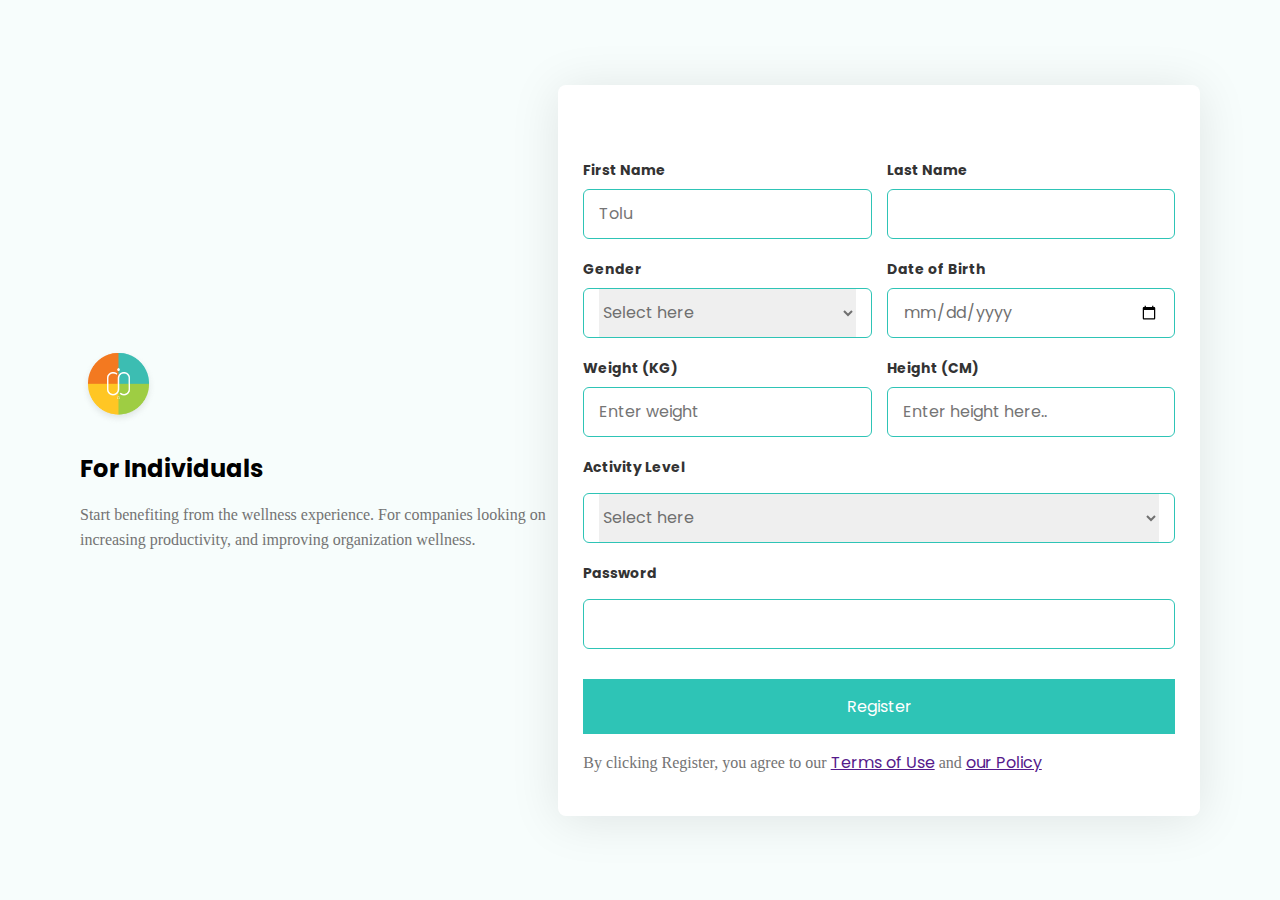
<file: assignment2/index.html>
<!DOCTYPE html>
<!---Coding By CodingLab | www.codinglabweb.com--->
<html lang="en">
  <head>
    <meta charset="UTF-8" />
    <meta name="viewport" content="width=device-width, initial-scale=1.0" />
    <meta http-equiv="X-UA-Compatible" content="ie=edge" />
    <title>Sign Up | Individual</title>
    <!---Custom CSS File--->
    <link rel="stylesheet" href="style.css" />
  </head>
  <body>
    <div class="left-info">
      <img src="Logo.png" alt="Company Logo" class="logo">
      <h2 class="py-2">For Individuals</h2>
      <p>Start benefiting from the wellness experience. For companies looking on increasing productivity, and improving organization wellness.</p>
    </div>
    <section class="container">
      <form action="#" class="form">
        <div class="column">
            <div class="input-box">
              <label>First Name</label>
              <input type="text" placeholder="Tolu" required />
            </div>
            <div class="input-box">
                <label>Last Name</label>
                <input type="text" placeholder="" required />
            </div>
        </div>

        <div class="column">
            <div style="width: 100%;">
                <div class="input-box">
                    <label for="">Gender</label>
                </div>
                <div class="select-box">
                    <select>
                    <option hidden>Select here</option>
                    <option>Male</option>
                    <option>Female</option>
                    <option>Prefer not to say</option>
                    </select>
                </div>
            </div>
          <div class="input-box">
            <label>Date of Birth</label>
            <input type="date" placeholder="Select here" required />
          </div>
        </div>

        <div class="column">
            <div class="input-box">
              <label>Weight (KG)</label>
              <input type="text" placeholder="Enter weight" required />
            </div>
            <div class="input-box">
                <label>Height (CM)</label>
                <input type="text" placeholder="Enter height here.." required />
            </div>
        </div>

        <div class="input-box address">
          <label>Activity Level</label>
          <div class="select-box">
            <select>
                <option hidden>Select here</option>
                <option>Activity 1</option>
                <option>Activity 2</option>
            </select>
        </div>

        <div class="input-box">
            <label>Password</label>
            <input type="password" required />
        </div>

        <button>Register</button>
        <p class="py-2">By clicking Register, you agree to our <a href=""> Terms of Use</a> and <a href=""> our Policy</a></p>
      </form>
    </section>
  </body>
</html>
</file>
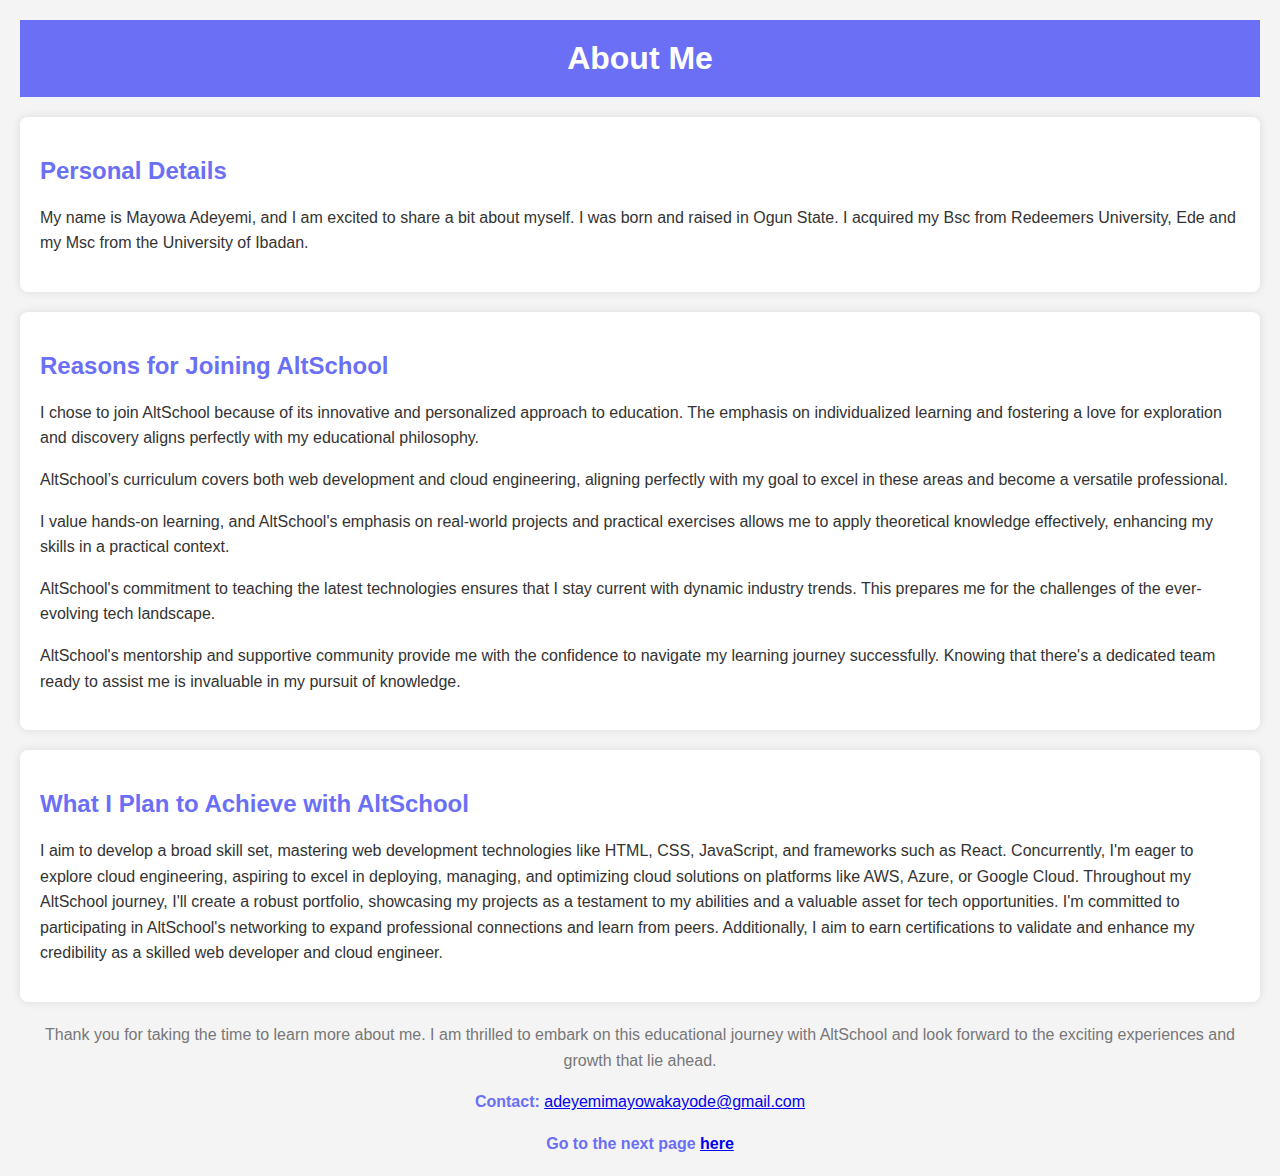
<file: about_me/page1.html>
<!DOCTYPE html>
<html lang="en">

<head>
    <meta charset="UTF-8">
    <meta name="viewport" content="width=device-width, initial-scale=1.0">
    <title>About Me - AltSchool</title>
    <style>
    body {
        font-family: 'Segoe UI', Tahoma, Geneva, Verdana, sans-serif;
        background-color: #f4f4f4;
        color: #333;
        margin: 20px;
    }

    header {
        background-color: #6A6FF5;
        padding: 20px;
        text-align: center;
    }

    h1 {
        color: white;
        margin: 0;
    }

    section {
        background-color: white;
        padding: 20px;
        margin: 20px 0;
        border-radius: 8px;
        box-shadow: 0 0 10px rgba(0, 0, 0, 0.1);
    }

    h2 {
        color: #6A6FF5;
    }

    p {
        line-height: 1.6;
    }

    strong {
        color: #6A6FF5;
    }

    footer {
        text-align: center;
        margin-top: 20px;
        color: #777;
    }
    </style>
</head>

<body>

    <header>
        <h1>About Me</h1>
    </header>

    <section>
        <h2>Personal Details</h2>
        <p>
            My name is Mayowa Adeyemi, and I am excited to share a bit about myself. I was born and raised in Ogun
            State. I acquired my Bsc from Redeemers University, Ede and my Msc from the University of Ibadan.
        </p>
    </section>

    <section>
        <h2>Reasons for Joining AltSchool</h2>
        <p>
            I chose to join AltSchool because of its innovative and personalized approach to education. The emphasis on
            individualized learning and fostering a love for exploration and discovery aligns perfectly with my
            educational philosophy.
        </p>


        <p>
            AltSchool’s curriculum covers both web development and cloud engineering, aligning perfectly with my goal to
            excel in these areas and become a versatile professional.

        </p>

        <p>

            I value hands-on learning, and AltSchool's emphasis on real-world projects and practical exercises allows me
            to apply theoretical knowledge effectively, enhancing my skills in a practical context.
        </p>


        <p>
            AltSchool's commitment to teaching the latest technologies ensures that I stay current with dynamic industry
            trends. This prepares me for the challenges of the ever-evolving tech landscape.
        </p>

        <p>
            AltSchool's mentorship and supportive community provide me with the confidence to navigate my learning
            journey successfully. Knowing that there's a dedicated team ready to assist me is invaluable in my pursuit
            of knowledge.
        </p>

    </section>

    <section>
        <h2>What I Plan to Achieve with AltSchool</h2>
        <p>

            I aim to develop a broad skill set, mastering web development technologies like HTML, CSS, JavaScript, and
            frameworks such as React. Concurrently, I'm eager to explore cloud engineering, aspiring to excel in
            deploying, managing, and optimizing cloud solutions on platforms like AWS, Azure, or Google Cloud.
            Throughout my AltSchool journey, I'll create a robust portfolio, showcasing my projects as a testament to my
            abilities and a valuable asset for tech opportunities. I'm committed to participating in AltSchool's
            networking to expand professional connections and learn from peers. Additionally, I aim to earn
            certifications to validate and enhance my credibility as a skilled web developer and cloud engineer.
        </p>

    </section>

    <footer>
        <p>
            Thank you for taking the time to learn more about me. I am thrilled to embark on this educational journey
            with AltSchool and look forward to the exciting experiences and growth that lie ahead.
        </p>
        <p><strong>Contact:</strong> <a href="mailto:adeyemimayowakayode@gmail.com">adeyemimayowakayode@gmail.com</a>
        </p>


        <div style="text-align:center">
            <p><strong>Go to the next page <a href="page2.php">here</a></strong></p>
        </div>
    </footer>


</body>

</html>
</file>
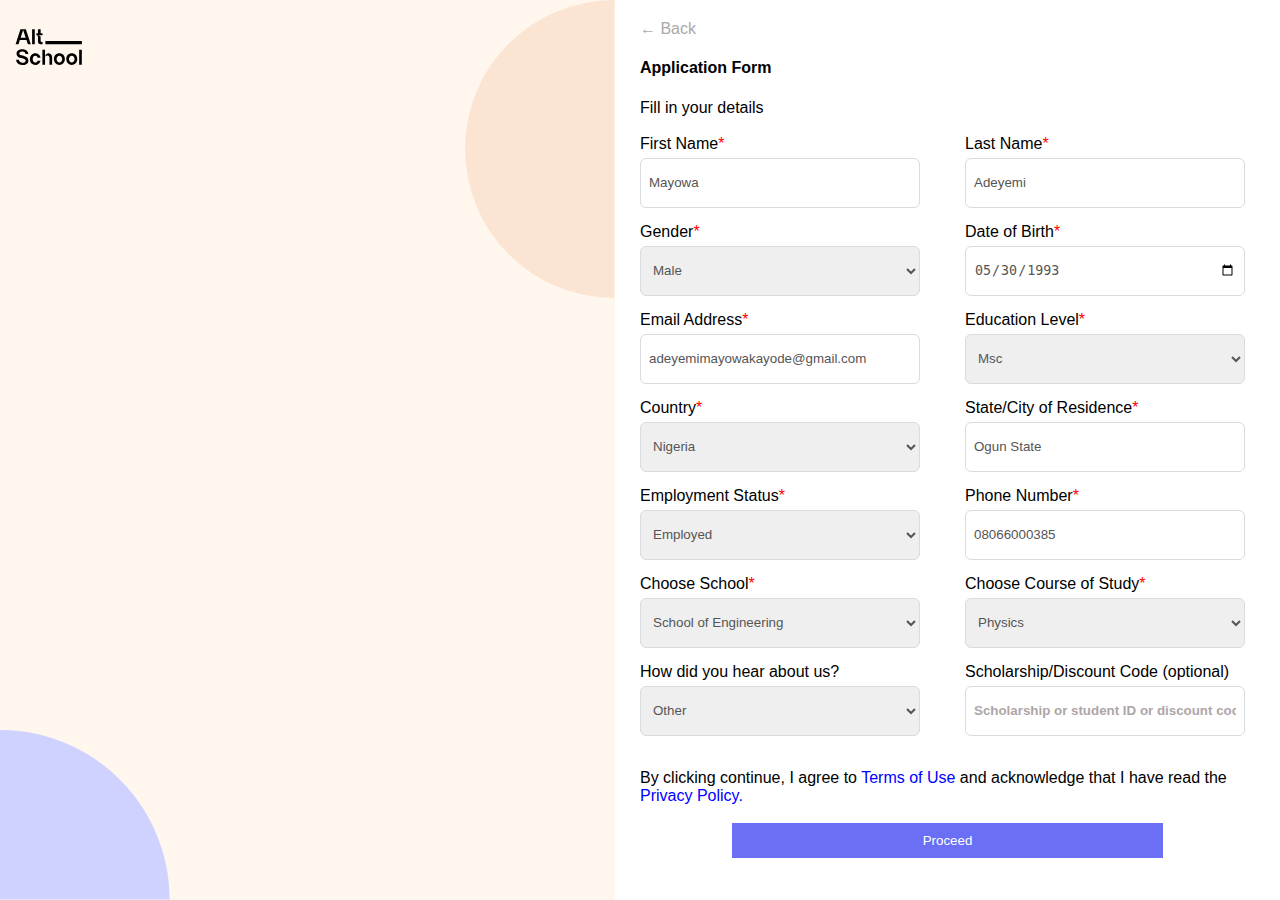
<file: about_me/page2.html>
<!DOCTYPE html>
<html lang="en">

<head>
    <meta charset="UTF-8">
    <meta name="viewport" content="width=device-width, initial-scale=1.0">
    <title>Application Form</title>

    <style>
    body {
        font-family: Arial, sans-serif;
        margin: 0;
        padding: 0;
        /* overflow: hidden; */
    }

    .form-row {
        display: flex;
        justify-content: space-between;
        margin-bottom: 15px;
    }

    label {
        display: block;
        margin-bottom: 5px;
    }

    input,
    select {
        width: 280px;
        height: 50px;
        padding: 8px;
        box-sizing: border-box;
        border: 1px solid rgb(216, 219, 223);

        border-radius: 6px;
        color: #555;
        transition: border-color 0.3s ease;
    }

    label {
        width: 270px;
        text-align: left;
    }

    .form-row div {
        margin-right: 10px;
    }

    button {
        width: 100%;
        padding: 10px;
        background-color: #6A6FF5;
        color: white;
        border: none;
        cursor: pointer;
    }

    input::placeholder,
    select::placeholder {
        color: #AEA6A6;
        font-weight: bold;
    }

    input:focus,
    select:focus {
        border-color: #6A6FF5;
        outline: none;
    }

    select::after {
        content: "\25BC";
        font-size: 16px;
        color: #555;
        margin-right: 15px;
    }

    div.style-center {
        text-align: center;
    }

    img {
        display: none;
    }

    /* Responsive layout for desktop screens */
    @media (min-width: 768px) {
        body {
            display: flex;
            overflow: auto;
        }

        .purple-box {

            position: relative;
            width: 50vw;
            height: 100vh;
            background-color: #FFF6EE;

            overflow: hidden;
        }


        img {
            display: block;
            position: absolute;
            max-width: 50%;
            max-height: 50%;
        }

        .top-left {
            top: 8px;
            left: 8px;
        }

        .top-right {
            top: 0;
            right: 0;
        }

        .bottom-left {
            bottom: 0;
            left: 0;
        }




        form {
            width: 50vw;
            overflow-y: auto;
        }
    }
    </style>


</head>

<body>

    <div class="purple-box">

        <!-- Top left image -->
        <img class="top-left" src="altlogo.png" alt="Top Left Image">
        <!-- Top right image -->
        <img class="top-right" src="svgtr.png" alt="Top Right Image">
        <!-- Bottom left image -->
        <img class="bottom-left" src="svgbr.png" alt="Bottom Left Image">


    </div>

    <form style="padding:15px; margin:10px; margin-top:5px">

        <a href="page1.php" style="text-decoration:none; color:darkgray; ">&#8592; Back</a>
        <h4>Application Form</h4>
        <span>Fill in your details</span>
        <br>
        <br>
        <!-- Row 1 -->
        <div class="form-row">
            <div>
                <label for="field1">First Name<span style="color:red">*</span></label>
                <input type="text" id="field1" name="field1" value="Mayowa" required>
            </div>

            <div>
                <label for="field2">Last Name<span style="color:red">*</span></label>
                <input type="text" id="field2" name="field2" value="Adeyemi" required>
            </div>
        </div>

        <div class="form-row">
            <div>
                <label for="field3">Gender<span style="color:red">*</span></label>
                <select name="field3" id="">
                    <option value="">Male</option>

                </select>
            </div>

            <div>
                <label for="field4">Date of Birth<span style="color:red">*</span></label>
                <input type="date" id="field4" name="field4" value="1993-05-30" required>
            </div>
        </div>

        <div class="form-row">
            <div>
                <label for="field5">Email Address<span style="color:red">*</span></label>
                <input type="text" id="field5" name="field5" value="adeyemimayowakayode@gmail.com" required>
            </div>

            <div>
                <label for="field6">Education Level<span style="color:red">*</span></label>
                <select name="field6" id="">
                    <option value="">Msc</option>
                </select>
            </div>
        </div>

        <div class="form-row">
            <div>
                <label for="field7">Country<span style="color:red">*</span></label>

                <select name="field7" id="">
                    <option value="">Nigeria</option>


                </select>
            </div>

            <div>
                <label for="field8">State/City of Residence<span style="color:red">*</span></label>
                <input type="text" id="field8" name="field8" value="Ogun State" required>
            </div>
        </div>

        <div class="form-row">
            <div>
                <label for="field9">Employment Status<span style="color:red">*</span></label>

                <select name="field9" id="">
                    <option value="">Employed</option>

                </select>
            </div>

            <div>
                <label for="field15">Phone Number<span style="color:red">*</span></label>

                <input type="text" id="field15" name="field15" value="08066000385" required>
            </div>
        </div>

        <div class="form-row">
            <div>
                <label for="field9">Choose School<span style="color:red">*</span></label>

                <select name="field9" id="">
                    <option value="">School of Engineering</option>
                   

                </select>
            </div>

            <div>
                <label for="field10">Choose Course of Study<span style="color:red">*</span></label>

                <select name="field10" id="">
                    <option value="">Physics</option>
                </select>
            </div>
        </div>

        <div class="form-row">
            <div>
                <label for="field11">How did you hear about us?</label>

                <select name="field11" id="">
                    <option value="">Other</option>

                </select>
            </div>

            <div>
                <label for="field12">Scholarship/Discount Code (optional)</label>
                <input type="text" id="field12" name="field12" placeholder="Scholarship or student ID or discount codes"
                    required>
            </div>
        </div>


        <br>
        <div>
            <span>By clicking continue, I agree to <span style="color:blue">Terms of Use</span> and acknowledge
                that I
                have read the <span style="color:blue">Privacy Policy.</span></span>
        </div>

        <br>
        <div style="display: flex; justify-content: center;">
            <button style="width:70%; height:100%; background-color: #6A6FF5; color:white">Proceed</button>
        </div>

    </form>

</body>

</html>
</file>
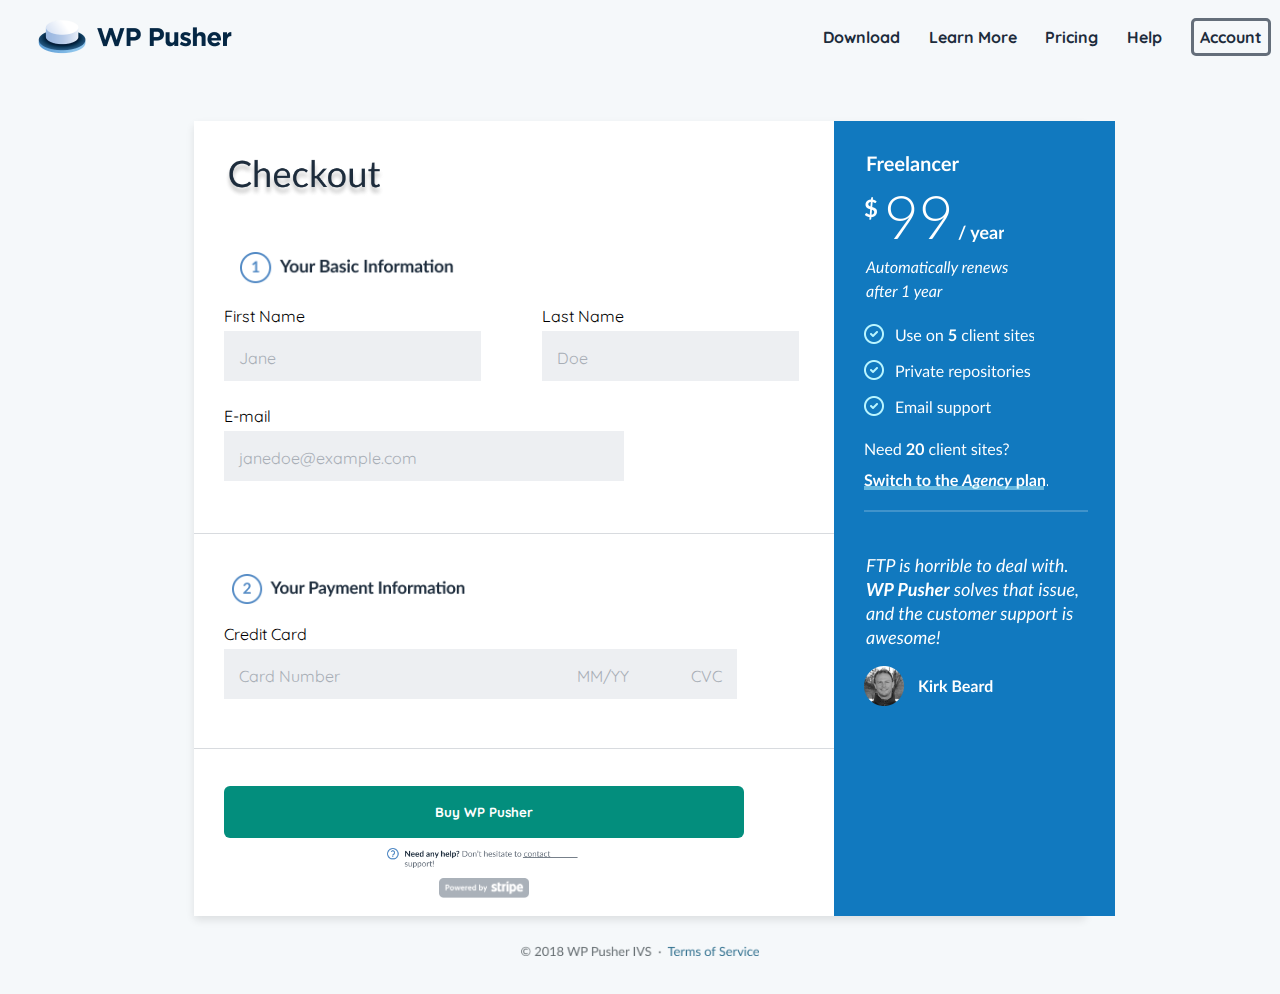
<file: assignment3/pricing.html>
<!DOCTYPE html>
<html lang="en">

<head>
    <meta charset="UTF-8">
    <meta name="viewport" content="width=device-width, initial-scale=1.0">



    <link rel="preconnect" href="https://fonts.googleapis.com">

    <link rel="preconnect" href="https://fonts.gstatic.com" crossorigin>
    <link
        href="https://fonts.googleapis.com/css2?family=IBM+Plex+Sans+Thai&family=Maitree&family=Montserrat&family=Mukta+Vaani:wght@300;400&family=Quicksand&display=swap&family=Secular+One&display=swap"
        rel="stylesheet">

    <title>Price Page</title>
    <style>
    * {
        font-family: 'Quicksand', sans-serif;


    }


    body {

        background-color: #F5F8FA;
    }


    .pricebody {
        margin: 100px;
        display: flex;
    }

    .pricing {
        display: flex;
        border-radius: 4px;
        box-shadow: 0 4px 8px rgba(0, 0, 0, 0.1);
    }


    .checkout {
        flex: 70%;
        background-color: #FFFFFF;
    }


    .blue {
        flex: 30%;
        background-color: #1179BF;
    }

    .cardinfo {
        background-color: #EDEFF2;
        color: #A8AEB6;
        padding-left: 15px;
        padding-right: 15px;
        padding-bottom: 7px;
        padding-top: 7px;
        display: flex;
        justify-content: space-between;
        margin-top: 5px;

        align-items: center;

    }

    .cvc {
        display: flex;
        width: 30%;
        justify-content: space-between;
    }

    .inside1 {
        margin: 20px;
    }


    .inside2 {
        margin: 20px;

    }

    label {
        margin-bottom: 15px;
    }

    img {
        height: 100%;
        width: 100%;
        object-fit: contain;
    }



    #navbar {
        position: fixed;
        top: 0;
        left: 0;
        width: 100%;
        height: 73px;
        background-color: #F5F8FA;

        /* z-index: 9999; */
        display: flex;
        align-items: center;
        justify-content: space-between;
        padding: 0 20px;
    }

    #navbar img {
        height: 39px;
        width: auto;
        vertical-align: middle;
    }

    #navbar .menu {
        display: flex;
        align-items: center;
        justify-content: space-around;
        width: 476px;
        height: 40px;
    }

    #navbar a {
        color: #1D2C3C;
        text-decoration: none;
        font-weight: bold;
    }

    .bordered {
        border: 3px solid #646E7A;
        border-radius: 5px;
        padding: 6px;
    }




    hr {
        border: none;
        height: 1px;
        background-color: rgb(216, 219, 223);

        margin: 20px 0;
    }
    </style>


</head>

<body>

    <div class="navbar" id="navbar">
        <div style="margin-left:15px">
            <img src="wplogo.png" alt="">
        </div>

        <div class="menu" style="margin-right:15px">
            <a class="nav-name" href="#">Download</a>
            <a class="nav-name" href="#">Learn More</a>
            <a class="nav-name" href="#">Pricing</a>
            <a class="nav-name" href="#">Help</a>
            <div class="bordered">
                <a class="nav-name" href="#">Account</a>
            </div>
        </div>
    </div>
    <hr>



    <div class="pricebody" style="display:flex; justify-content:center; margin-bottom:10px">

        <hr>

        <div class="pricing" style="width:892px; height:795px">

            <div class="checkout">

                <div style="width:580px; height:80px; margin-top:30px; padding-left:30px">
                    <div style="width:161px; height:54px">
                        <img src="checkout.png" alt="">
                    </div>

                </div>
                <br>
                <div style="color:grey; width:100%; height:1px">
                    <br>

                </div>
                <div class="basic" style="width:580px; height:221px; padding-left: 30px; padding-right:30px;">
                    <div style="width:286px; height:34px">
                        <img src="basic.png" alt="">
                    </div>
                    <br>
                    <div class="names" style="display:flex; justify-content:space-between;">
                        <div style="width:227px; height:60px">
                            <label for="firstname">First Name</label>
                            <br>
                            <div class="cardinfo" style="width:227px; height:36px">
                                <div style="width:187px; height:17px">
                                    <span>Jane</span>
                                </div>
                            </div>
                        </div>


                        <div style="width:227px; height:60px; padding-right:35px">
                            <label for="lastname">Last Name</label>
                            <br>

                            <div class="cardinfo" style="width:227px; height:36px">
                                <div style="width:187px; height:17px">
                                    <span>Doe</span>
                                </div>
                            </div>
                        </div>

                    </div>
                    <br>
                    <br>


                    <div class="email">

                        <label for="email">E-mail</label>
                        <div class="cardinfo" style="width:370px; height:36px">
                            <div style="width:187px; height:17px">
                                <span>janedoe@example.com</apan>
                            </div>
                        </div>

                    </div>

                </div>

                <br>
                <br>
                <hr>
                <br>

                <div class="payinfo" style="width:580px; height:154px; padding-left: 30px; padding-right:30px;">
                    <div style="width:286px; height:30px">

                        <img src="pay.png" alt="">
                    </div>
                    <br>
                    <div class="payment">
                        <label for="pay">Credit Card</label>
                        <div class="cardinfo" style="height:36px; width:483px">
                            <div style="width:154px; height:17px">
                                <span>Card Number</span>
                            </div>


                            <div class="cvc">

                                <div style="width:154px; height:17px">
                                    <span>MM/YY</span>
                                </div>

                                <div style="width:36px; height:17px">
                                    <span>CVC</span>
                                </div>
                            </div>
                        </div>

                    </div>

                </div>

                <hr>


                <div
                    style="width:520px; height:146.1px; display:flex; justify-content:center; margin-left:30px; border:#038E7D">

                    <div
                        style="width:520px; height:146.1px; display:flex; justify-content:center; flex-direction:column; align-items:center; border:#038E7D">

                        <button
                            style="width:520px; height:52px; background-color: #038E7D; color:white; border-radius:6px; border:#038E7D"><strong>Buy
                                WP
                                Pusher</strong></button>

                        <!-- Help text -->
                        <div style="margin-top:10px; width:333px; height:20px;">
                            <img src="support.png" alt="">
                        </div>

                        <!-- Stripe image -->
                        <div style="margin-top:10px; width:92px; height:20.1px;">
                            <img src="stripe.png" alt="">
                        </div>

                    </div>

                </div>
            </div>

            <div class="blue">
                <div class="inside2" style="width:231px; height:610px; margin-top:30px; margin-left: 30px">

                    <div style="width: 231px; height:152px;">
                        <img src="freelance.png" alt="">
                    </div>

                    <br>

                    <div style="width: 170px; height:96px;">
                        <img src="list.png" alt="">
                    </div>

                    <br>

                    <div style="width: 184px; height:51px;">
                        <img src="agency.png" alt="">
                    </div>


                    <br>

                    <div style="width: 229px; height:196px;">
                        <img src="comment.png" alt="">
                    </div>


                </div>

            </div>
        </div>

    </div>
    <br>
    <div style="width: 100%; height:10px; display:flex; justify-content:center">
        <img src="footer.png" alt="">
    </div>

    <div style="height:30px"></div>


</body>

</html>
</file>
<file: assignment2/style.css>
/* Import Google font - Poppins */
@import url("https://fonts.googleapis.com/css2?family=Poppins:wght@200;300;400;500;600;700&display=swap");
* {
  margin: 0;
  padding: 0;
  box-sizing: border-box;
  font-family: "Poppins", sans-serif;
}
body {
  min-height: 100vh;
  display: flex;
  align-items: center;
  justify-content: center;
  padding: 20px;
  background: #F7FDFC;
  padding: 5rem;
}
.container {
  position: relative;
  max-width: 700px;
  width: 100%;
  background: #fff;
  padding: 25px;
  border-radius: 8px;
  box-shadow: 0px 4px 50px 0px rgba(4, 8, 19, 0.10);
}
.container header {
  font-size: 1.5rem;
  color: #333;
  font-weight: 500;
  text-align: center;
}

.logo {
  width: 77px;
  height: 80px;
}

.container .form {
  margin-top: 30px;
}

.form .input-box {
  width: 100%;
  margin-top: 20px;
  font-family: Brown;
}
.input-box label {
  color: #333;
  font-size: 14px;
  font-weight: bold;
}
.form :where(.input-box input, .select-box) {
  position: relative;
  height: 50px;
  width: 100%;
  outline: none;
  font-size: 1rem;
  color: #707070;
  margin-top: 8px;
  border: 1px solid #2EC4B6;
  border-radius: 6px;
  padding: 0 15px;
}
.input-box input:focus {
  box-shadow: 0 1px 0 rgba(0, 0, 0, 0.1);
}
.form .column {
  display: flex;
  column-gap: 15px;
}
.form .gender-box {
  margin-top: 20px;
}
.gender-box h3 {
  color: #333;
  font-size: 1rem;
  font-weight: 400;
  margin-bottom: 8px;
}
.form :where(.gender-option, .gender) {
  display: flex;
  align-items: center;
  column-gap: 50px;
  flex-wrap: wrap;
}
.form .gender {
  column-gap: 5px;
}
.gender input {
  accent-color: rgb(130, 106, 251);
}
.form :where(.gender input, .gender label) {
  cursor: pointer;
}
.gender label {
  color: #707070;
}
.address :where(input, .select-box) {
  margin-top: 15px;
}
.select-box select {
  height: 100%;
  width: 100%;
  outline: none;
  border: none;
  color: #707070;
  font-size: 1rem;
}
.form button {
  height: 55px;
  width: 100%;
  color: #fff;
  font-size: 1rem;
  font-weight: 400;
  margin-top: 30px;
  border: none;
  cursor: pointer;
  transition: all 0.2s ease;
  background: #2EC4B6;
}
.form button:hover {
  background: #2bd0c5;
}

.py-2 {
  padding: 1rem 0;
}

p{
  color: #737373;
  font-family: Brown;
  font-size: 16px;
  font-style: normal;
  font-weight: 400;
  line-height: 25px; 
}

/*Responsive*/
@media screen and (max-width: 800px) {
  body {
    padding: 2rem;
    flex-direction: column;
  }
  .form .column {
    flex-wrap: wrap;
  }
  .form :where(.gender-option, .gender) {
    row-gap: 15px;
  }

  .left-info {
    padding: 25px;
  }
  
}
</file>
